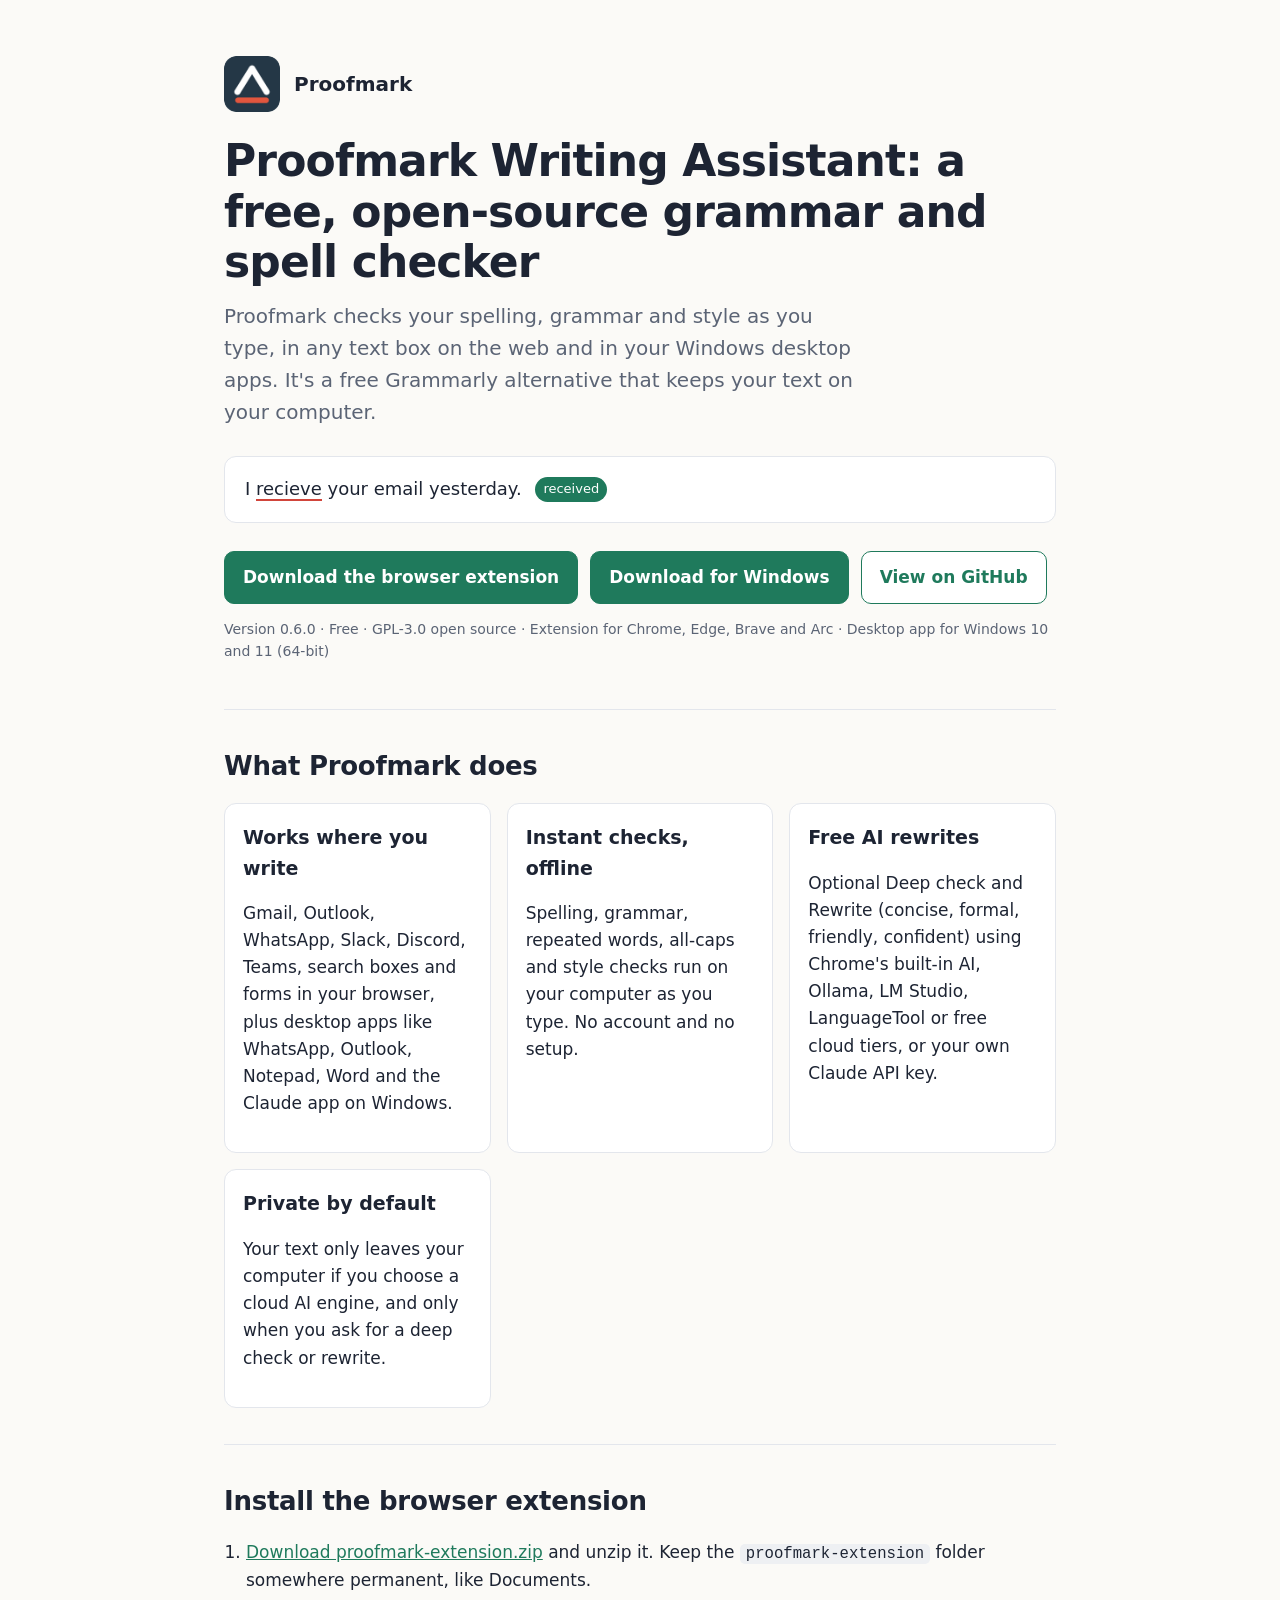
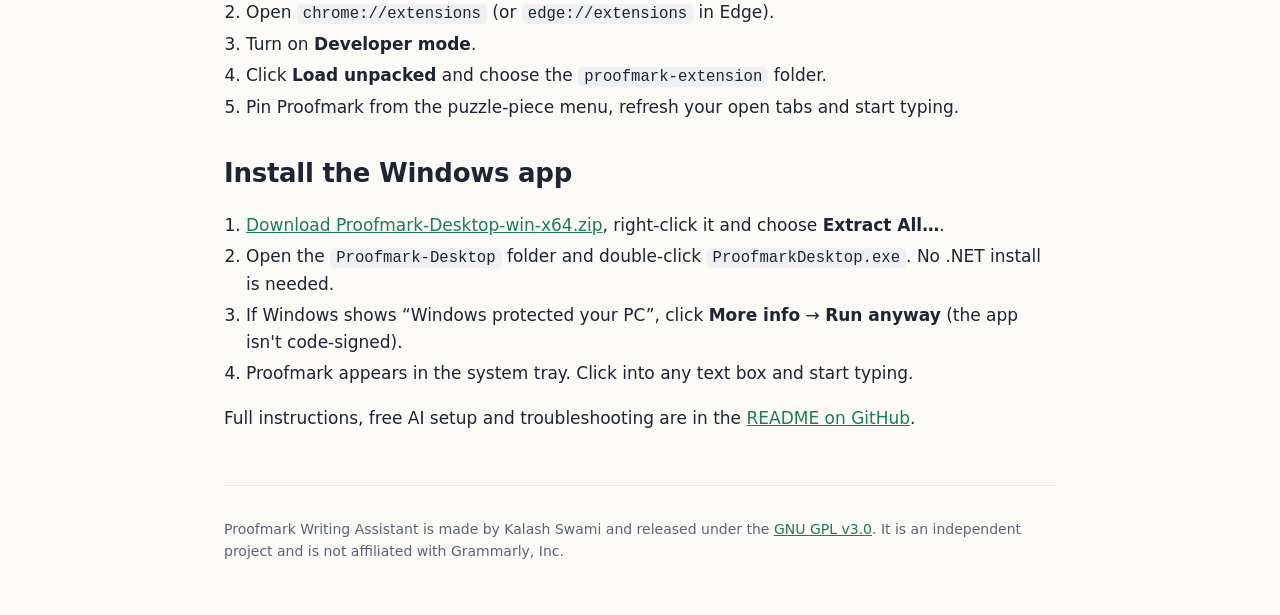
<file: docs/index.html>
<!DOCTYPE html>
<html lang="en">
<head>
<meta charset="utf-8">
<meta name="viewport" content="width=device-width, initial-scale=1">
<title>Proofmark Writing Assistant — free, open-source grammar and spell checker</title>
<meta name="description" content="Proofmark is a free, open-source writing assistant and Grammarly alternative. It checks spelling, grammar and style in any text box on the web (Chrome, Edge, Brave) and in Windows desktop apps, with optional free local AI.">
<meta name="keywords" content="Proofmark, writing assistant, grammar checker, spell checker, Grammarly alternative, free, open source, Chrome extension, Windows, Ollama">
<meta name="author" content="Kalash Swami">
<link rel="canonical" href="https://kalashswami.github.io/proofmark-writing-assistant/">
<link rel="icon" type="image/png" href="favicon.png">
<meta property="og:type" content="website">
<meta property="og:title" content="Proofmark Writing Assistant — free, open-source grammar and spell checker">
<meta property="og:description" content="Checks spelling, grammar and style in any text box on the web and in Windows desktop apps. Free and open source.">
<meta property="og:url" content="https://kalashswami.github.io/proofmark-writing-assistant/">
<meta property="og:image" content="https://kalashswami.github.io/proofmark-writing-assistant/icon.png">
<meta name="twitter:card" content="summary">
<script type="application/ld+json">
{
  "@context": "https://schema.org",
  "@type": "SoftwareApplication",
  "name": "Proofmark Writing Assistant",
  "alternateName": "Proofmark",
  "description": "Free, open-source writing assistant that checks spelling, grammar and style in any text box on the web and in Windows desktop apps.",
  "applicationCategory": "UtilitiesApplication",
  "operatingSystem": "Windows 10, Windows 11, Chrome, Microsoft Edge",
  "softwareVersion": "0.6.0",
  "license": "https://www.gnu.org/licenses/gpl-3.0.html",
  "offers": { "@type": "Offer", "price": "0", "priceCurrency": "USD" },
  "author": { "@type": "Person", "name": "Kalash Swami" },
  "downloadUrl": "https://github.com/kalashswami/proofmark-writing-assistant/releases/latest",
  "codeRepository": "https://github.com/kalashswami/proofmark-writing-assistant",
  "url": "https://kalashswami.github.io/proofmark-writing-assistant/"
}
</script>
<style>
  :root { --ink:#1d2433; --muted:#5b6475; --line:#e3e6ec; --bg:#fbfaf7; --accent:#1f7a5c; --accent-ink:#fff; --mark:#d1453b; }
  * { box-sizing:border-box; }
  body { margin:0; font:17px/1.6 system-ui,-apple-system,"Segoe UI",Roboto,sans-serif; color:var(--ink); background:var(--bg); }
  .wrap { max-width:880px; margin:0 auto; padding:0 24px; }
  header { padding:56px 0 32px; }
  .brand { display:flex; align-items:center; gap:14px; }
  .brand img { width:56px; height:56px; border-radius:12px; }
  h1 { font-size:clamp(30px,5vw,44px); line-height:1.15; margin:24px 0 12px; letter-spacing:-0.02em; }
  .lede { font-size:20px; color:var(--muted); margin:0 0 28px; max-width:640px; }
  .demo { background:#fff; border:1px solid var(--line); border-radius:12px; padding:18px 20px; margin:0 0 28px; font-size:18px; }
  .demo u { text-decoration:none; border-bottom:2px solid var(--mark); }
  .demo .fix { display:inline-block; margin-left:8px; font-size:13px; background:var(--accent); color:var(--accent-ink); padding:2px 8px; border-radius:999px; vertical-align:middle; }
  .buttons { display:flex; flex-wrap:wrap; gap:12px; }
  .btn { display:inline-block; padding:12px 18px; border-radius:10px; font-weight:600; text-decoration:none; border:1px solid var(--accent); }
  .btn.primary { background:var(--accent); color:var(--accent-ink); }
  .btn.secondary { color:var(--accent); background:#fff; }
  .small { font-size:14px; color:var(--muted); }
  section { padding:36px 0; border-top:1px solid var(--line); }
  h2 { font-size:26px; margin:0 0 16px; letter-spacing:-0.01em; }
  h3 { font-size:19px; margin:24px 0 8px; }
  .grid { display:grid; grid-template-columns:repeat(auto-fit,minmax(240px,1fr)); gap:16px; }
  .card { background:#fff; border:1px solid var(--line); border-radius:12px; padding:18px; }
  .card h3 { margin-top:0; }
  ol { padding-left:22px; } li { margin:4px 0; }
  code { background:#eef0f3; padding:1px 6px; border-radius:5px; font-size:0.92em; }
  a { color:var(--accent); }
  footer { padding:32px 0 56px; border-top:1px solid var(--line); color:var(--muted); font-size:14px; }
</style>
</head>
<body>
<div class="wrap">
  <header>
    <div class="brand"><img src="icon.png" alt="Proofmark logo"><strong style="font-size:20px">Proofmark</strong></div>
    <h1>Proofmark Writing Assistant: a free, open-source grammar and spell checker</h1>
    <p class="lede">Proofmark checks your spelling, grammar and style as you type, in any text box on the web and in your Windows desktop apps. It's a free Grammarly alternative that keeps your text on your computer.</p>
    <div class="demo" aria-label="Example of a Proofmark suggestion">I <u>recieve</u> your email yesterday. <span class="fix">received</span></div>
    <div class="buttons">
      <a class="btn primary" href="https://github.com/kalashswami/proofmark-writing-assistant/releases/latest/download/proofmark-extension.zip">Download the browser extension</a>
      <a class="btn primary" href="https://github.com/kalashswami/proofmark-writing-assistant/releases/latest/download/Proofmark-Desktop-win-x64.zip">Download for Windows</a>
      <a class="btn secondary" href="https://github.com/kalashswami/proofmark-writing-assistant">View on GitHub</a>
    </div>
    <p class="small">Version 0.6.0 · Free · GPL-3.0 open source · Extension for Chrome, Edge, Brave and Arc · Desktop app for Windows 10 and 11 (64-bit)</p>
  </header>

  <section>
    <h2>What Proofmark does</h2>
    <div class="grid">
      <div class="card"><h3>Works where you write</h3><p>Gmail, Outlook, WhatsApp, Slack, Discord, Teams, search boxes and forms in your browser, plus desktop apps like WhatsApp, Outlook, Notepad, Word and the Claude app on Windows.</p></div>
      <div class="card"><h3>Instant checks, offline</h3><p>Spelling, grammar, repeated words, all-caps and style checks run on your computer as you type. No account and no setup.</p></div>
      <div class="card"><h3>Free AI rewrites</h3><p>Optional Deep check and Rewrite (concise, formal, friendly, confident) using Chrome's built-in AI, Ollama, LM Studio, LanguageTool or free cloud tiers, or your own Claude API key.</p></div>
      <div class="card"><h3>Private by default</h3><p>Your text only leaves your computer if you choose a cloud AI engine, and only when you ask for a deep check or rewrite.</p></div>
    </div>
  </section>

  <section>
    <h2>Install the browser extension</h2>
    <ol>
      <li><a href="https://github.com/kalashswami/proofmark-writing-assistant/releases/latest/download/proofmark-extension.zip">Download proofmark-extension.zip</a> and unzip it. Keep the <code>proofmark-extension</code> folder somewhere permanent, like Documents.</li>
      <li>Open <code>chrome://extensions</code> (or <code>edge://extensions</code> in Edge).</li>
      <li>Turn on <strong>Developer mode</strong>.</li>
      <li>Click <strong>Load unpacked</strong> and choose the <code>proofmark-extension</code> folder.</li>
      <li>Pin Proofmark from the puzzle-piece menu, refresh your open tabs and start typing.</li>
    </ol>

    <h2 style="margin-top:32px">Install the Windows app</h2>
    <ol>
      <li><a href="https://github.com/kalashswami/proofmark-writing-assistant/releases/latest/download/Proofmark-Desktop-win-x64.zip">Download Proofmark-Desktop-win-x64.zip</a>, right-click it and choose <strong>Extract All…</strong>.</li>
      <li>Open the <code>Proofmark-Desktop</code> folder and double-click <code>ProofmarkDesktop.exe</code>. No .NET install is needed.</li>
      <li>If Windows shows “Windows protected your PC”, click <strong>More info</strong> → <strong>Run anyway</strong> (the app isn't code-signed).</li>
      <li>Proofmark appears in the system tray. Click into any text box and start typing.</li>
    </ol>
    <p>Full instructions, free AI setup and troubleshooting are in the <a href="https://github.com/kalashswami/proofmark-writing-assistant#readme">README on GitHub</a>.</p>
  </section>

  <footer>
    Proofmark Writing Assistant is made by Kalash Swami and released under the <a href="https://github.com/kalashswami/proofmark-writing-assistant/blob/main/LICENSE">GNU GPL v3.0</a>. It is an independent project and is not affiliated with Grammarly, Inc.
  </footer>
</div>
</body>
</html>
</file>
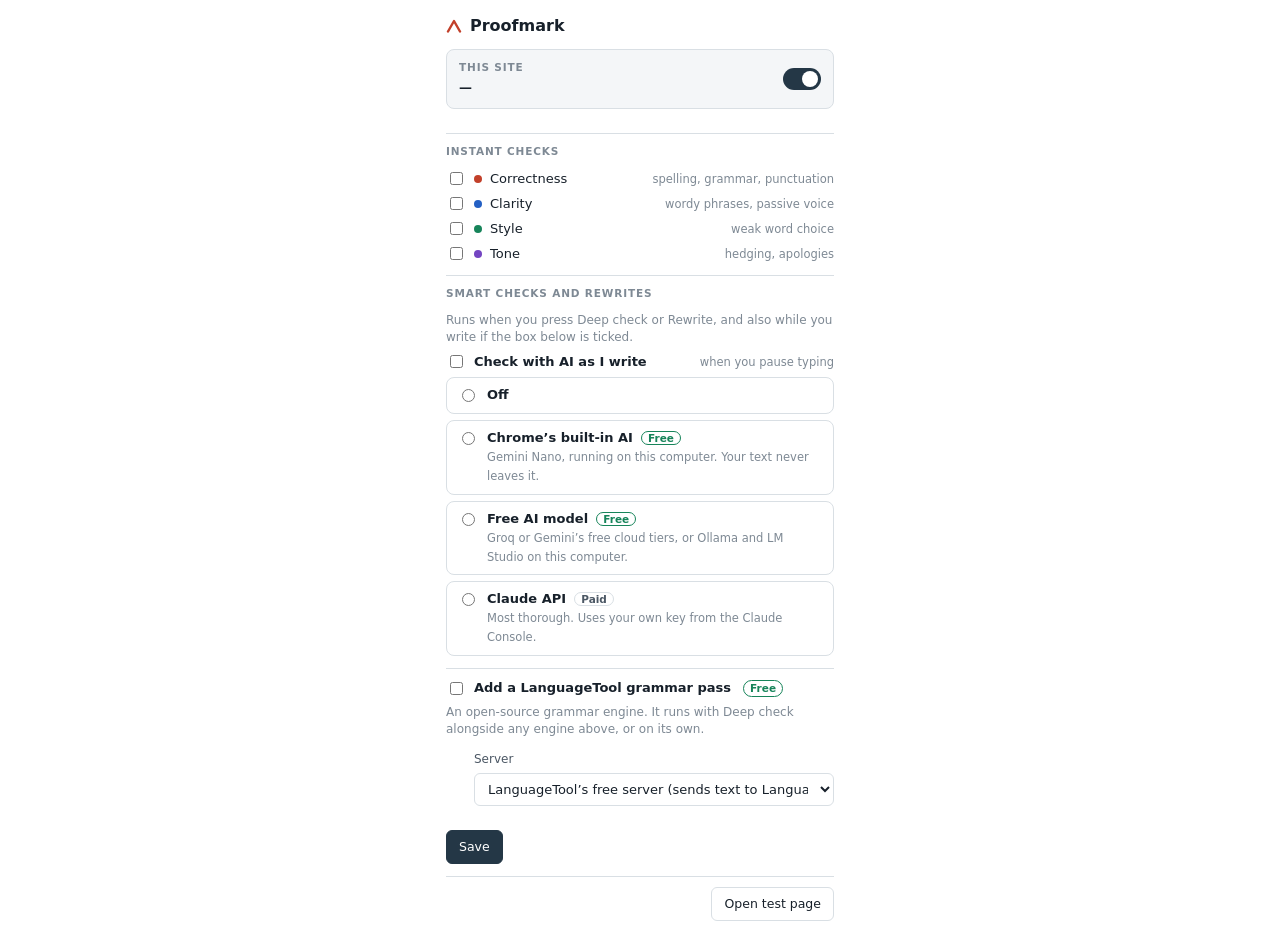
<file: extension/popup.html>
<!doctype html>
<html lang="en">
<head>
<meta charset="utf-8">
<meta name="viewport" content="width=device-width,initial-scale=1">
<title>Proofmark settings</title>
<link rel="stylesheet" href="popup.css">
</head>
<body>
<main class="wrap">
  <header class="head">
    <svg width="16" height="14" viewBox="0 0 16 14" aria-hidden="true"><path d="M2 12.5 L8 2 L14 12.5" fill="none" stroke="currentColor" stroke-width="2.4" stroke-linecap="round" stroke-linejoin="round"/></svg>
    <h1>Proofmark</h1>
  </header>

  <section class="site">
    <div>
      <div class="label">This site</div>
      <div class="site-name" id="siteName">—</div>
    </div>
    <button type="button" class="switch" id="siteToggle" role="switch" aria-checked="true" aria-label="Check writing on this site"><span></span></button>
  </section>
  <p class="hint" id="siteHint"></p>

  <section class="group">
    <div class="label">Instant checks</div>
    <label class="opt"><input type="checkbox" id="cat-correctness" data-cat="correctness"><span class="dot c1"></span>Correctness <span class="hint">spelling, grammar, punctuation</span></label>
    <label class="opt"><input type="checkbox" id="cat-clarity" data-cat="clarity"><span class="dot c2"></span>Clarity <span class="hint">wordy phrases, passive voice</span></label>
    <label class="opt"><input type="checkbox" id="cat-style" data-cat="style"><span class="dot c3"></span>Style <span class="hint">weak word choice</span></label>
    <label class="opt"><input type="checkbox" id="cat-tone" data-cat="tone"><span class="dot c4"></span>Tone <span class="hint">hedging, apologies</span></label>
  </section>

  <section class="group">
    <div class="label">Smart checks and rewrites</div>
    <p class="hint">Runs when you press Deep check or Rewrite, and also while you write if the box below is ticked.</p>
    <label class="opt"><input type="checkbox" id="autoAi"><b>Check with AI as I write</b> <span class="hint">when you pause typing</span></label>

    <label class="engine"><input type="radio" name="provider" value="none" id="pNone"><span><b>Off</b></span></label>

    <label class="engine"><input type="radio" name="provider" value="chrome" id="pChrome"><span><b>Chrome’s built-in AI</b> <em class="tag free">Free</em><br><span class="hint">Gemini Nano, running on this computer. Your text never leaves it.</span></span></label>
    <div class="sub" data-for="chrome">
      <p class="hint" id="chromeStatus">Checking…</p>
      <button type="button" class="btn" id="chromeDownload" hidden>Download the model</button>
    </div>

    <label class="engine"><input type="radio" name="provider" value="openai" id="pOpenai"><span><b>Free AI model</b> <em class="tag free">Free</em><br><span class="hint">Groq or Gemini’s free cloud tiers, or Ollama and LM Studio on this computer.</span></span></label>
    <div class="sub" data-for="openai">
      <label class="field-label" for="oaiPreset">App</label>
      <select id="oaiPreset">
        <option value="groq">Groq (cloud, free tier)</option>
        <option value="gemini">Google Gemini (cloud, free tier)</option>
        <option value="ollama">Ollama (on this computer)</option>
        <option value="lmstudio">LM Studio</option>
        <option value="custom">Other OpenAI-compatible server</option>
      </select>
      <label class="field-label" for="oaiBase">Server address</label>
      <input type="text" id="oaiBase" placeholder="http://localhost:11434/v1" autocomplete="off" spellcheck="false">
      <label class="field-label" for="oaiModel">Model name</label>
      <input type="text" id="oaiModel" placeholder="llama3.2" autocomplete="off" spellcheck="false">
      <label class="field-label" for="oaiKey">API key <span class="optional">only for cloud services</span></label>
      <input type="password" id="oaiKey" placeholder="Leave empty for Ollama and LM Studio" autocomplete="off" spellcheck="false">
      <p class="hint" id="oaiHint"></p>
    </div>

    <label class="engine"><input type="radio" name="provider" value="claude" id="pClaude"><span><b>Claude API</b> <em class="tag">Paid</em><br><span class="hint">Most thorough. Uses your own key from the Claude Console.</span></span></label>
    <div class="sub" data-for="claude">
      <label class="field-label" for="apiKey">Claude API key</label>
      <input type="password" id="apiKey" placeholder="sk-ant-…" autocomplete="off" spellcheck="false">
      <label class="field-label" for="workspaceId">Workspace ID <span class="optional">only if your key isn’t tied to a workspace</span></label>
      <input type="text" id="workspaceId" placeholder="wrkspc_…" autocomplete="off" spellcheck="false">
      <label class="field-label" for="model">Model for deep checks</label>
      <select id="model">
        <option value="claude-sonnet-5-5">Claude Sonnet 5.5 (more thorough)</option>
        <option value="claude-haiku-5-5">Claude Haiku 5.5 (faster)</option>
      </select>
      <button type="button" class="btn" id="clearKey">Remove key</button>
    </div>
  </section>

  <section class="group">
    <label class="opt"><input type="checkbox" id="ltOn"><b>Add a LanguageTool grammar pass</b> <em class="tag free">Free</em></label>
    <p class="hint">An open-source grammar engine. It runs with Deep check alongside any engine above, or on its own.</p>
    <div class="sub on" id="ltSub">
      <label class="field-label" for="ltWhere">Server</label>
      <select id="ltWhere">
        <option value="public">LanguageTool’s free server (sends text to LanguageTool, 20 checks a minute)</option>
        <option value="custom">My own server</option>
      </select>
      <input type="text" id="ltUrl" placeholder="http://localhost:8081" autocomplete="off" spellcheck="false" hidden>
    </div>
  </section>

  <div class="row">
    <button type="button" class="btn primary" id="save">Save</button>
    <span class="hint" id="status" role="status"></span>
  </div>

  <footer class="foot">
    <button type="button" class="btn" id="openTest">Open test page</button>
  </footer>
</main>
<script src="popup.js"></script>
</body>
</html>
</file>
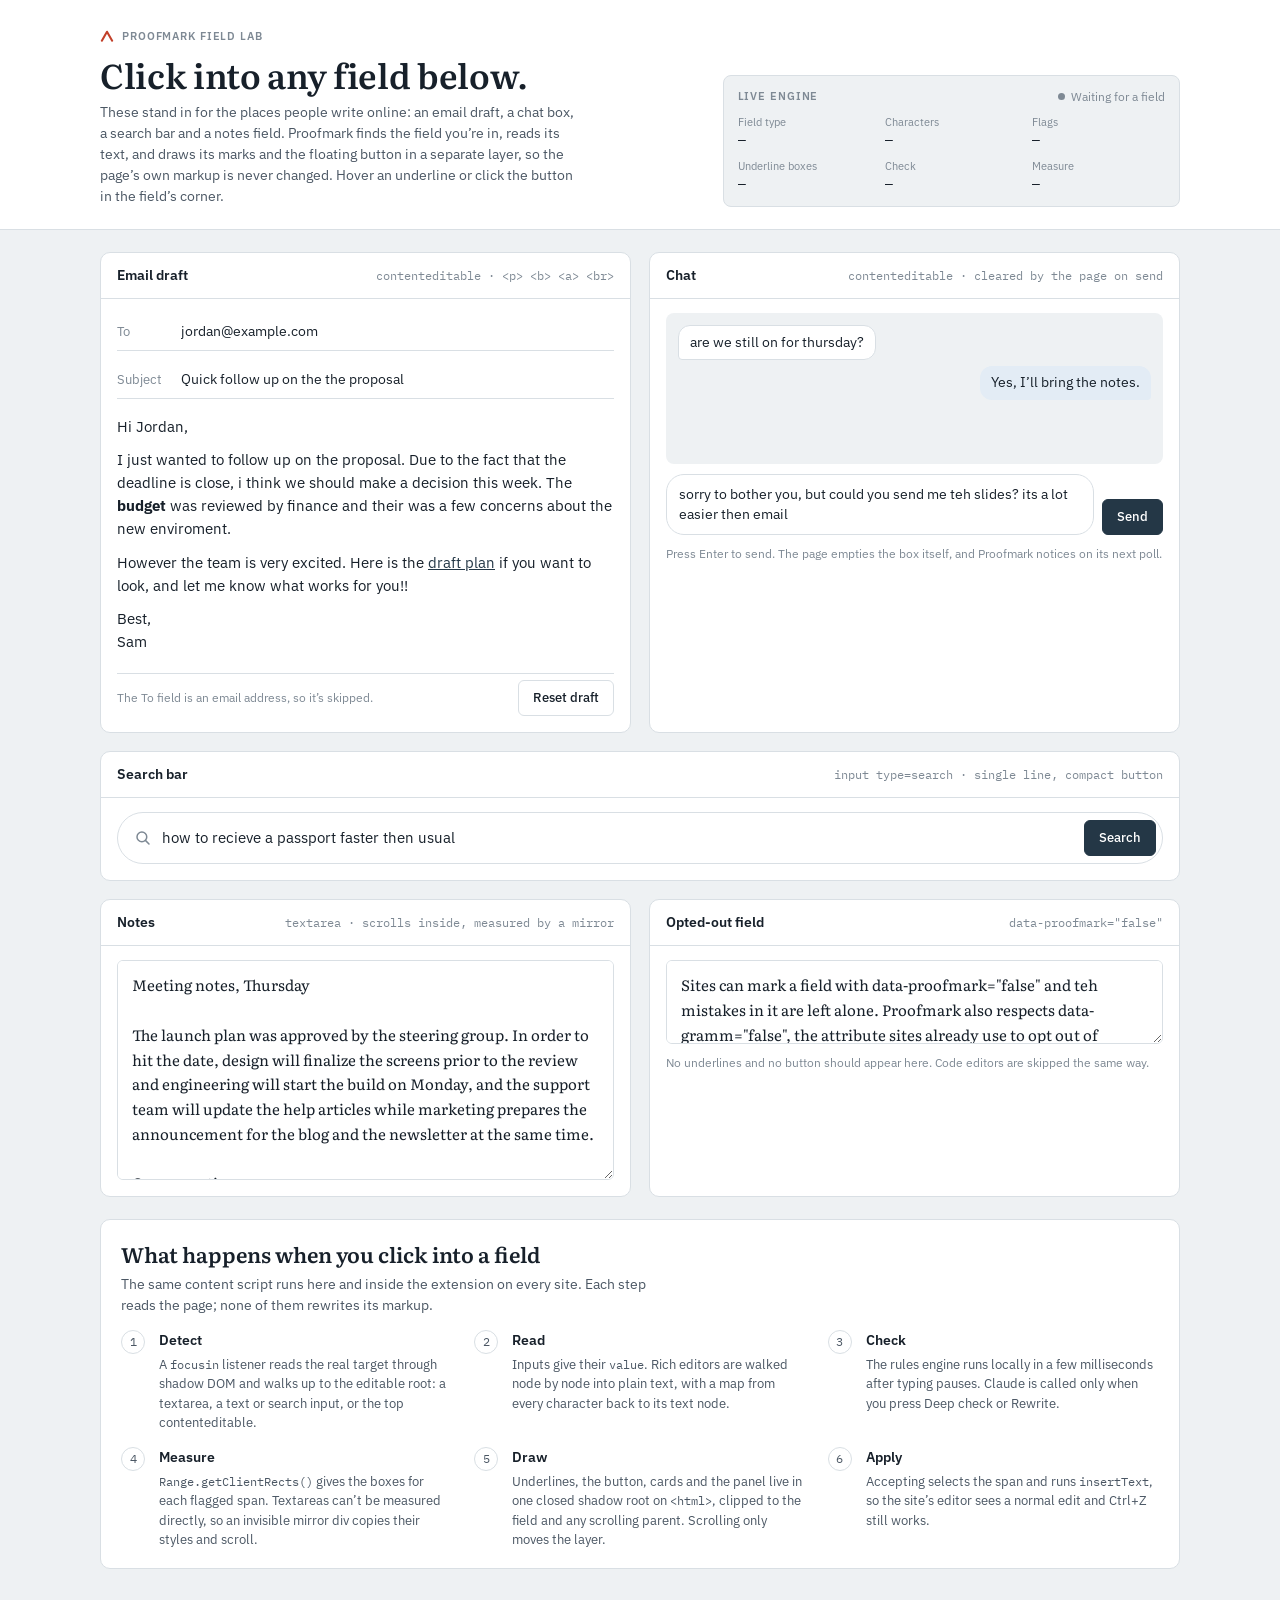
<file: extension/test.html>
<!doctype html>
<html lang="en">
<head>
<meta charset="utf-8">
<meta name="viewport" content="width=device-width,initial-scale=1,viewport-fit=cover">
<title>Proofmark Field Lab</title>
<meta name="claude:viewport-fit-sides" content="cover">
<link rel="preconnect" href="https://fonts.googleapis.com">
<link rel="preconnect" href="https://fonts.gstatic.com" crossorigin>
<link rel="stylesheet" href="https://fonts.googleapis.com/css2?family=IBM+Plex+Mono:wght@400;500&family=IBM+Plex+Sans:wght@400;500;600&family=Literata:ital,opsz,wght@0,7..72,400;0,7..72,600;1,7..72,400;1,7..72,600&display=swap">
<style>
/* Layout: a lab bench. A band with the brief and a live engine readout, then a grid of stand-in writing surfaces, then the pipeline */
:root{
  --paper:#EEF1F3; --sheet:#FFFFFF; --hover:#F4F6F8;
  --ink:#17202A; --ink-2:#4B5764; --ink-3:#7E8994; --rule:#D9DFE4;
  --accent:#243746; --accent-ink:#FFFFFF; --brand:#C2402A;
  --bubble-me:#E3ECF5; --bubble-them:#FFFFFF;
  --font-text:"Literata", Georgia, "Times New Roman", serif;
  --font-ui:"IBM Plex Sans", system-ui, -apple-system, "Segoe UI", Roboto, sans-serif;
  --font-mono:"IBM Plex Mono", ui-monospace, Menlo, Consolas, monospace;
}
@media (prefers-color-scheme: dark){
  :root:not([data-theme="light"]){
    --paper:#0E1317; --sheet:#151C22; --hover:#1B242B;
    --ink:#E3E8EC; --ink-2:#A7B2BC; --ink-3:#76838F; --rule:#27323B;
    --accent:#CFDCE6; --accent-ink:#0E1317; --brand:#F0806A;
    --bubble-me:#22313E; --bubble-them:#1B242B;
    color-scheme:dark;
  }
}
:root[data-theme="dark"]{
  --paper:#0E1317; --sheet:#151C22; --hover:#1B242B;
  --ink:#E3E8EC; --ink-2:#A7B2BC; --ink-3:#76838F; --rule:#27323B;
  --accent:#CFDCE6; --accent-ink:#0E1317; --brand:#F0806A;
  --bubble-me:#22313E; --bubble-them:#1B242B;
  color-scheme:dark;
}
*,*::before,*::after{box-sizing:border-box}
body{margin:0;background:var(--paper);color:var(--ink);font-family:var(--font-ui);font-size:14px;line-height:1.5}
:focus-visible{outline:2px solid var(--accent);outline-offset:2px}
.band{background:var(--sheet);border-bottom:1px solid var(--rule)}
.band-inner,.bench{max-width:1120px;margin:0 auto;padding-left:max(20px, env(safe-area-inset-left, 0px));padding-right:max(20px, env(safe-area-inset-right, 0px))}
.band-inner{padding-block:28px 22px;display:grid;grid-template-columns:minmax(0,1.3fr) minmax(0,1fr);gap:28px;align-items:end}
.brand{display:flex;align-items:center;gap:8px;font-size:11px;font-weight:600;letter-spacing:.08em;text-transform:uppercase;color:var(--ink-3)}
.brand svg{color:var(--brand)}
h1{margin:10px 0 8px;font-family:var(--font-text);font-weight:600;font-size:34px;line-height:1.15;letter-spacing:-.01em;text-wrap:balance}
.lede{margin:0;color:var(--ink-2);max-width:60ch}
.readout{border:1px solid var(--rule);border-radius:8px;background:var(--paper);padding:12px 14px;min-width:0}
.readout-head{display:flex;justify-content:space-between;align-items:center;gap:10px;margin-bottom:8px}
.eyebrow{font-size:11px;font-weight:600;letter-spacing:.08em;text-transform:uppercase;color:var(--ink-3)}
.live{display:inline-flex;align-items:center;gap:6px;font-size:12px;color:var(--ink-3)}
.live i{width:7px;height:7px;border-radius:50%;background:var(--ink-3)}
.live.on i{background:#1F9D63}
.readout dl{margin:0;display:grid;grid-template-columns:repeat(3,minmax(0,1fr));gap:8px 14px}
.readout dt{font-size:11px;color:var(--ink-3)}
.readout dd{margin:0;font-family:var(--font-mono);font-size:13px;font-variant-numeric:tabular-nums;overflow-wrap:anywhere}
.bench{padding-block:22px 48px;display:flex;flex-direction:column;gap:22px}
.grid{display:grid;grid-template-columns:repeat(2,minmax(0,1fr));gap:18px}
.surface{background:var(--sheet);border:1px solid var(--rule);border-radius:10px;overflow:hidden;display:flex;flex-direction:column;min-width:0}
.surface.wide{grid-column:1 / -1}
.s-head{display:flex;justify-content:space-between;align-items:baseline;gap:12px;flex-wrap:wrap;padding:12px 16px;border-bottom:1px solid var(--rule)}
.s-title{font-weight:600}
.s-tag{font-family:var(--font-mono);font-size:11.5px;color:var(--ink-3)}
.s-body{padding:14px 16px 16px;display:flex;flex-direction:column;gap:10px;min-width:0}
.lab-btn{font:inherit;font-size:13px;font-weight:500;padding:7px 14px;border-radius:6px;border:1px solid var(--accent);background:var(--accent);color:var(--accent-ink);cursor:pointer;white-space:nowrap}
.lab-btn.ghost{background:transparent;color:var(--ink);border-color:var(--rule)}

/* Email draft */
.mail-row{display:grid;grid-template-columns:64px minmax(0,1fr);align-items:center;border-bottom:1px solid var(--rule)}
.mail-row label{font-size:12.5px;color:var(--ink-3)}
.mail-row input{font:inherit;border:0;background:transparent;color:var(--ink);padding:8px 0;outline:0;width:100%;min-width:0}
.mail-body{min-height:190px;padding:6px 0 0;outline:0;font-size:14.5px;line-height:1.6;overflow-wrap:break-word}
.mail-body p{margin:0 0 10px}
.mail-body a{color:var(--accent)}
.mail-foot{display:flex;justify-content:space-between;align-items:center;gap:10px;padding-top:6px;border-top:1px solid var(--rule)}
.note{font-size:12px;color:var(--ink-3)}

/* Chat */
.chat{display:flex;flex-direction:column;gap:10px;min-height:280px}
.chat-log{list-style:none;margin:0;padding:12px;display:flex;flex-direction:column;gap:6px;background:var(--paper);border-radius:8px;flex:1;max-height:220px;overflow:auto}
.bubble{max-width:80%;padding:7px 11px;border-radius:12px;font-size:14px;line-height:1.4;overflow-wrap:break-word}
.bubble.them{align-self:flex-start;background:var(--bubble-them);border:1px solid var(--rule);border-bottom-left-radius:4px}
.bubble.me{align-self:flex-end;background:var(--bubble-me);border-bottom-right-radius:4px}
.chat-compose{display:flex;gap:8px;align-items:flex-end}
.chat-input{flex:1;min-width:0;max-height:120px;overflow:auto;padding:9px 12px;border:1px solid var(--rule);border-radius:18px;background:var(--sheet);outline:0;font-size:14px;line-height:1.45;overflow-wrap:break-word}
.chat-input:focus{border-color:var(--ink-3)}
.chat-input:empty::before{content:attr(data-placeholder);color:var(--ink-3)}

/* Search */
.search{display:flex;align-items:center;gap:10px;padding:6px 6px 6px 16px;border:1px solid var(--rule);border-radius:999px;background:var(--sheet)}
.search:focus-within{border-color:var(--ink-3)}
.search svg{color:var(--ink-3);flex:none}
.search input{flex:1;min-width:0;font:inherit;font-size:15px;border:0;outline:0;background:transparent;color:var(--ink);padding:8px 0}

/* Notes */
.notes,.optout{width:100%;font-family:var(--font-text);font-size:15px;line-height:1.65;color:var(--ink);background:var(--sheet);border:1px solid var(--rule);border-radius:6px;padding:12px 14px;resize:vertical;outline:0}
.notes:focus,.optout:focus{border-color:var(--ink-3)}
.notes{height:220px}
.optout{height:84px}

/* Pipeline */
.pipe{background:var(--sheet);border:1px solid var(--rule);border-radius:10px;padding:18px 20px}
.pipe h2{margin:0 0 4px;font-family:var(--font-text);font-weight:600;font-size:21px}
.pipe > p{margin:0 0 14px;color:var(--ink-2);max-width:70ch}
.steps{margin:0;padding:0;list-style:none;display:grid;grid-template-columns:repeat(3,minmax(0,1fr));gap:14px 22px;counter-reset:step}
.steps li{counter-increment:step;display:grid;grid-template-columns:28px minmax(0,1fr);gap:4px 10px;align-content:start}
.steps li::before{content:counter(step);grid-row:span 2;width:24px;height:24px;border-radius:50%;border:1px solid var(--rule);display:grid;place-items:center;font-family:var(--font-mono);font-size:12px;color:var(--ink-2)}
.steps b{font-weight:600}
.steps span{color:var(--ink-2);font-size:13px}
.steps code{font-family:var(--font-mono);font-size:12px}

@media (max-width: 900px){
  .band-inner{grid-template-columns:minmax(0,1fr);gap:18px}
  .grid{grid-template-columns:minmax(0,1fr)}
  .steps{grid-template-columns:minmax(0,1fr)}
  h1{font-size:28px}
}
@media (max-width: 480px){
  .readout dl{grid-template-columns:repeat(2,minmax(0,1fr))}
  .mail-row{grid-template-columns:56px minmax(0,1fr)}
}
</style>
</head>
<body>
<header class="band">
  <div class="band-inner">
    <div>
      <div class="brand"><svg width="14" height="12" viewBox="0 0 16 14" aria-hidden="true"><path d="M2 12.5 L8 2 L14 12.5" fill="none" stroke="currentColor" stroke-width="2.4" stroke-linecap="round" stroke-linejoin="round"/></svg>Proofmark Field Lab</div>
      <h1>Click into any field below.</h1>
      <p class="lede">These stand in for the places people write online: an email draft, a chat box, a search bar and a notes field. Proofmark finds the field you’re in, reads its text, and draws its marks and the floating button in a separate layer, so the page’s own markup is never changed. Hover an underline or click the button in the field’s corner.</p>
    </div>
    <aside class="readout" aria-label="Live engine readout">
      <div class="readout-head"><span class="eyebrow">Live engine</span><span class="live" id="live"><i></i><span id="liveText">Waiting for a field</span></span></div>
      <dl>
        <div><dt>Field type</dt><dd id="rField">—</dd></div>
        <div><dt>Characters</dt><dd id="rChars">—</dd></div>
        <div><dt>Flags</dt><dd id="rSugs">—</dd></div>
        <div><dt>Underline boxes</dt><dd id="rBoxes">—</dd></div>
        <div><dt>Check</dt><dd id="rCheck">—</dd></div>
        <div><dt>Measure</dt><dd id="rMeasure">—</dd></div>
      </dl>
    </aside>
  </div>
</header>

<main class="bench">
  <div class="grid">
    <section class="surface">
      <div class="s-head"><span class="s-title">Email draft</span><span class="s-tag">contenteditable · &lt;p&gt; &lt;b&gt; &lt;a&gt; &lt;br&gt;</span></div>
      <div class="s-body">
        <div class="mail-row"><label for="mailTo">To</label><input id="mailTo" type="email" value="jordan@example.com" autocomplete="off"></div>
        <div class="mail-row"><label for="mailSubject">Subject</label><input id="mailSubject" type="text" value="Quick follow up on the the proposal" autocomplete="off"></div>
        <div class="mail-body" id="mailBody" contenteditable="true" role="textbox" aria-multiline="true" aria-label="Email body" spellcheck="false"><p>Hi Jordan,</p><p>I just wanted to follow up on the proposal. Due to the fact that the deadline is close, i think we should make a decision this week. The <b>budget</b> was reviewed by finance and their was a few concerns about the new enviroment.</p><p>However the team is very excited. Here is the <a href="#draft-plan">draft plan</a> if you want to look, and let me know what works for you!!</p><p>Best,<br>Sam</p></div>
        <div class="mail-foot"><span class="note">The To field is an email address, so it’s skipped.</span><button type="button" class="lab-btn ghost" id="mailReset">Reset draft</button></div>
      </div>
    </section>

    <section class="surface">
      <div class="s-head"><span class="s-title">Chat</span><span class="s-tag">contenteditable · cleared by the page on send</span></div>
      <div class="s-body chat">
        <ol class="chat-log" id="chatLog">
          <li class="bubble them">are we still on for thursday?</li>
          <li class="bubble me">Yes, I’ll bring the notes.</li>
        </ol>
        <div class="chat-compose">
          <div class="chat-input" id="chatInput" contenteditable="true" role="textbox" aria-label="Message" data-placeholder="Type a message" spellcheck="false">sorry to bother you, but could you send me teh slides? its a lot easier then email</div>
          <button type="button" class="lab-btn" id="chatSend">Send</button>
        </div>
        <span class="note">Press Enter to send. The page empties the box itself, and Proofmark notices on its next poll.</span>
      </div>
    </section>

    <section class="surface wide">
      <div class="s-head"><span class="s-title">Search bar</span><span class="s-tag">input type=search · single line, compact button</span></div>
      <div class="s-body">
        <form class="search" role="search" id="searchForm">
          <svg width="18" height="18" viewBox="0 0 24 24" aria-hidden="true"><circle cx="10.5" cy="10.5" r="6.5" fill="none" stroke="currentColor" stroke-width="2"/><path d="M15.5 15.5 L20 20" stroke="currentColor" stroke-width="2" stroke-linecap="round"/></svg>
          <input id="searchBox" type="search" aria-label="Search" value="how to recieve a passport faster then usual" autocomplete="off" spellcheck="false">
          <button type="submit" class="lab-btn">Search</button>
        </form>
      </div>
    </section>

    <section class="surface">
      <div class="s-head"><span class="s-title">Notes</span><span class="s-tag">textarea · scrolls inside, measured by a mirror</span></div>
      <div class="s-body">
        <textarea class="notes" id="notes" aria-label="Notes" spellcheck="false">Meeting notes, Thursday

The launch plan was approved by the steering group. In order to hit the date, design will finalize the screens prior to the review and engineering will start the build on Monday, and the support team will update the help articles while marketing prepares the announcement for the blog and the newsletter at the same time.

Open questions:
- Who owns the the rollback plan?
- Can we get a large number of beta testers before the end of the month?
- Each and every bug from the pilot needs a ticket.
- Should we definately keep the old onboarding flow?

Next review is basically next Tuesday. Scroll down inside this box and the underlines follow the text.

Parking lot:
- pricing page copy
- the the referral program
- accessibility pass on the settings screen</textarea>
      </div>
    </section>

    <section class="surface">
      <div class="s-head"><span class="s-title">Opted-out field</span><span class="s-tag">data-proofmark="false"</span></div>
      <div class="s-body">
        <textarea class="optout" aria-label="Opted-out field" data-proofmark="false" spellcheck="false">Sites can mark a field with data-proofmark="false" and teh mistakes in it are left alone. Proofmark also respects data-gramm="false", the attribute sites already use to opt out of Grammarly.</textarea>
        <span class="note">No underlines and no button should appear here. Code editors are skipped the same way.</span>
      </div>
    </section>
  </div>

  <section class="pipe" aria-labelledby="pipeTitle">
    <h2 id="pipeTitle">What happens when you click into a field</h2>
    <p>The same content script runs here and inside the extension on every site. Each step reads the page; none of them rewrites its markup.</p>
    <ol class="steps">
      <li><b>Detect</b><span>A <code>focusin</code> listener reads the real target through shadow DOM and walks up to the editable root: a textarea, a text or search input, or the top contenteditable.</span></li>
      <li><b>Read</b><span>Inputs give their <code>value</code>. Rich editors are walked node by node into plain text, with a map from every character back to its text node.</span></li>
      <li><b>Check</b><span>The rules engine runs locally in a few milliseconds after typing pauses. Claude is called only when you press Deep check or Rewrite.</span></li>
      <li><b>Measure</b><span><code>Range.getClientRects()</code> gives the boxes for each flagged span. Textareas can’t be measured directly, so an invisible mirror div copies their styles and scroll.</span></li>
      <li><b>Draw</b><span>Underlines, the button, cards and the panel live in one closed shadow root on <code>&lt;html&gt;</code>, clipped to the field and any scrolling parent. Scrolling only moves the layer.</span></li>
      <li><b>Apply</b><span>Accepting selects the span and runs <code>insertText</code>, so the site’s editor sees a normal edit and Ctrl+Z still works.</span></li>
    </ol>
  </section>
</main>

<script src="host-extension.js"></script>
<script src="engine.js"></script>
<script src="lab.js"></script>
<script src="content.js"></script>
</body>
</html>
</file>
<file: extension/popup.css>
:root{
  --bg:#FFFFFF; --bg2:#F4F6F8; --fg:#17202A; --fg2:#4B5764; --fg3:#7E8994; --rule:#D9DFE4;
  --accent:#243746; --accent-ink:#FFFFFF; --brand:#C2402A;
  --c1:#C2402A; --c2:#2460C4; --c3:#17845A; --c4:#7445C2;
  color-scheme:light;
}
@media (prefers-color-scheme: dark){
  :root{
    --bg:#151C22; --bg2:#1B242B; --fg:#E3E8EC; --fg2:#A7B2BC; --fg3:#76838F; --rule:#2A353E;
    --accent:#CFDCE6; --accent-ink:#0E1317; --brand:#F0806A;
    --c1:#F0806A; --c2:#7AAAF3; --c3:#52C394; --c4:#B794F2;
    color-scheme:dark;
  }
}
*{box-sizing:border-box}
body{margin:0;background:var(--bg);color:var(--fg);font:13px/1.45 system-ui,-apple-system,"Segoe UI",Roboto,sans-serif;min-width:320px}
.wrap{max-width:420px;margin:0 auto;padding:14px 16px 16px;display:flex;flex-direction:column;gap:12px}
.head{display:flex;align-items:center;gap:8px;color:var(--brand)}
.head h1{margin:0;font-size:16px;color:var(--fg)}
.label{font-size:10.5px;font-weight:700;letter-spacing:.08em;text-transform:uppercase;color:var(--fg3);margin-bottom:4px}
.optional{font-weight:500;letter-spacing:0;text-transform:none;color:var(--fg3);margin-left:4px}
.site{display:flex;align-items:center;justify-content:space-between;gap:12px;padding:10px 12px;border:1px solid var(--rule);border-radius:8px;background:var(--bg2)}
.site-name{font-weight:600;overflow-wrap:anywhere}
.switch{position:relative;width:38px;height:22px;border-radius:11px;border:0;background:var(--rule);cursor:pointer;flex:none;padding:0}
.switch span{position:absolute;top:3px;left:3px;width:16px;height:16px;border-radius:50%;background:var(--bg);transition:transform .15s}
.switch[aria-checked="true"]{background:var(--accent)}
.switch[aria-checked="true"] span{transform:translateX(16px)}
.switch:disabled{opacity:.5;cursor:default}
.group{display:flex;flex-direction:column;gap:6px;padding-top:10px;border-top:1px solid var(--rule)}
.opt{display:flex;align-items:center;gap:8px;cursor:pointer}
.opt .hint{margin-left:auto;font-size:11.5px}
.dot{width:8px;height:8px;border-radius:50%}
.c1{background:var(--c1)} .c2{background:var(--c2)} .c3{background:var(--c3)} .c4{background:var(--c4)}
.hint{margin:0;color:var(--fg3);font-size:12px}
.field-label{font-size:12px;color:var(--fg2);margin-top:4px}
input[type=password],select{width:100%;font:inherit;padding:7px 9px;border:1px solid var(--rule);border-radius:6px;background:var(--bg);color:var(--fg)}
.row{display:flex;gap:8px;margin-top:4px}
.btn{font:inherit;font-weight:500;font-size:12.5px;padding:7px 12px;border-radius:6px;border:1px solid var(--rule);background:var(--bg);color:var(--fg);cursor:pointer}
.btn:hover{border-color:var(--fg3)}
.btn.primary{background:var(--accent);border-color:var(--accent);color:var(--accent-ink)}
input[type=text]{width:100%;font:inherit;padding:7px 9px;border:1px solid var(--rule);border-radius:6px;background:var(--bg);color:var(--fg)}
.engine{display:flex;gap:9px;align-items:flex-start;padding:8px 10px;border:1px solid var(--rule);border-radius:8px;cursor:pointer}
.engine:has(input:checked){border-color:var(--accent);background:var(--bg2)}
.engine input{margin-top:3px}
.engine .hint{font-size:11.5px}
.tag{font-style:normal;font-size:10.5px;font-weight:600;padding:0 6px;border-radius:999px;border:1px solid var(--rule);color:var(--fg2);margin-left:4px}
.tag.free{color:var(--c3);border-color:var(--c3)}
.sub{display:none;flex-direction:column;gap:5px;padding:2px 0 8px 28px}
.sub.on{display:flex}
.row{align-items:center;flex-wrap:wrap}
.foot{display:flex;justify-content:flex-end;padding-top:10px;border-top:1px solid var(--rule)}
:focus-visible{outline:2px solid var(--accent);outline-offset:2px}
</file>
